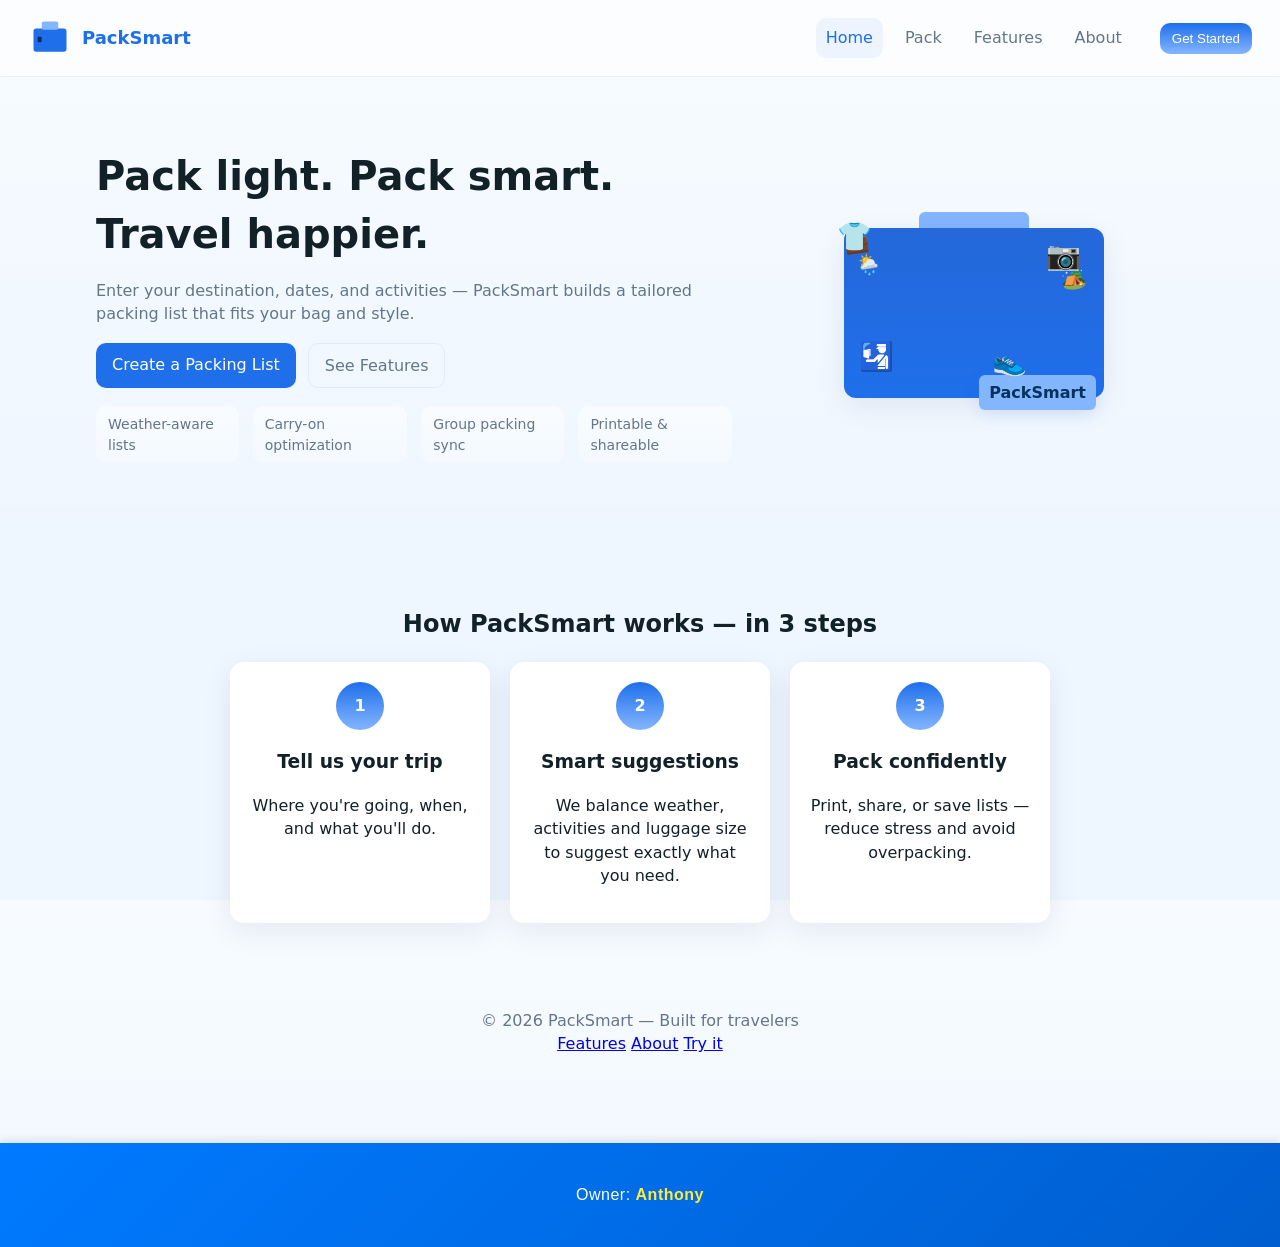
<file: index.html>
<!doctype html>
<html lang="en">
<head>
  <meta charset="utf-8" />
  <meta name="viewport" content="width=device-width,initial-scale=1"/>
  <title>PackSmart — Pack Perfectly Every Trip</title>
  <link rel="stylesheet" href="styles.css" />
  <script src="global.js" defer></script>
</head>
<body class="page-home">
  <header class="site-header">
    <a class="logo" href="index.html" aria-label="PackSmart home">
      <!-- simple suitcase svg logo -->
      <svg viewBox="0 0 64 64" width="44" height="44" aria-hidden="true">
        <rect x="8" y="18" width="48" height="34" rx="4" fill="#1f6feb"></rect>
        <rect x="20" y="8" width="24" height="12" rx="3" fill="#84b6ff"></rect>
        <rect x="14" y="30" width="6" height="8" rx="1.5" fill="#062b5a"></rect>
      </svg>
      <span>PackSmart</span>
    </a>

    <nav class="nav">
      <a href="index.html" class="nav-link current">Home</a>
      <a href="pack.html" class="nav-link">Pack</a>
      <a href="features.html" class="nav-link">Features</a>
      <a href="about.html" class="nav-link">About</a>
    </nav>

    <button class="cta" onclick="location.href='pack.html'">Get Started</button>
    <button class="burger" aria-label="Open menu" aria-expanded="false">
      <span></span><span></span><span></span>
    </button>
  </header>

  <main class="hero">
    <div class="hero-left">
      <h1 class="hero-title">Pack light. Pack smart. Travel happier.</h1>
      <p class="hero-sub">Enter your destination, dates, and activities — PackSmart builds a tailored packing list that fits your bag and style.</p>
      <div class="hero-actions">
        <a class="btn btn-primary" href="pack.html">Create a Packing List</a>
        <a class="btn btn-ghost" href="features.html">See Features</a>
      </div>

      <ul class="quick-features">
        <li>Weather-aware lists</li>
        <li>Carry-on optimization</li>
        <li>Group packing sync</li>
        <li>Printable & shareable</li>
      </ul>
    </div>

    <div class="hero-right">
      <!-- animated interactive suitcase -->
      <div class="suitcase-wrap">
        <div class="suitcase">
          <div class="suitcase-handle"></div>
          <div class="suitcase-body">
            <div class="tag">PackSmart</div>
            <div class="suitcase-sticker sticker-1">🌦️</div>
            <div class="suitcase-sticker sticker-2">🏕️</div>
            <div class="suitcase-sticker sticker-3">💼</div>
          </div>
        </div>

        <div class="floating-items">
          <div class="item shirt">👕</div>
          <div class="item camera">📷</div>
          <div class="item shoes">👟</div>
          <div class="item passport">🛂</div>
        </div>
      </div>
    </div>
  </main>

  <section class="how-it-works">
    <h2>How PackSmart works — in 3 steps</h2>
    <div class="steps">
      <div class="step">
        <div class="step-icon">1</div>
        <h3>Tell us your trip</h3>
        <p>Where you're going, when, and what you'll do.</p>
      </div>
      <div class="step">
        <div class="step-icon">2</div>
        <h3>Smart suggestions</h3>
        <p>We balance weather, activities and luggage size to suggest exactly what you need.</p>
      </div>
      <div class="step">
        <div class="step-icon">3</div>
        <h3>Pack confidently</h3>
        <p>Print, share, or save lists — reduce stress and avoid overpacking.</p>
      </div>
    </div>
  </section>

  <footer class="site-footer">
    <div>© <span id="year"></span> PackSmart — Built for travelers</div>
    <nav class="footer-nav">
      <a href="features.html">Features</a>
      <a href="about.html">About</a>
      <a href="pack.html">Try it</a>
    </nav>
  </footer>

  <script>
    // small inline script for year & header animation
    document.getElementById('year').textContent = new Date().getFullYear();
    // animate hero floating items on load
    window.addEventListener('load', () => {
      document.querySelector('.suitcase').classList.add('enter');
      document.querySelector('.floating-items').classList.add('float-in');
    });
  </script>
  <!-- Footer -->
<footer class="footer">
  <p>Owner: <strong>Anthony</strong></p>
</footer>

</body>
</html>
</file>
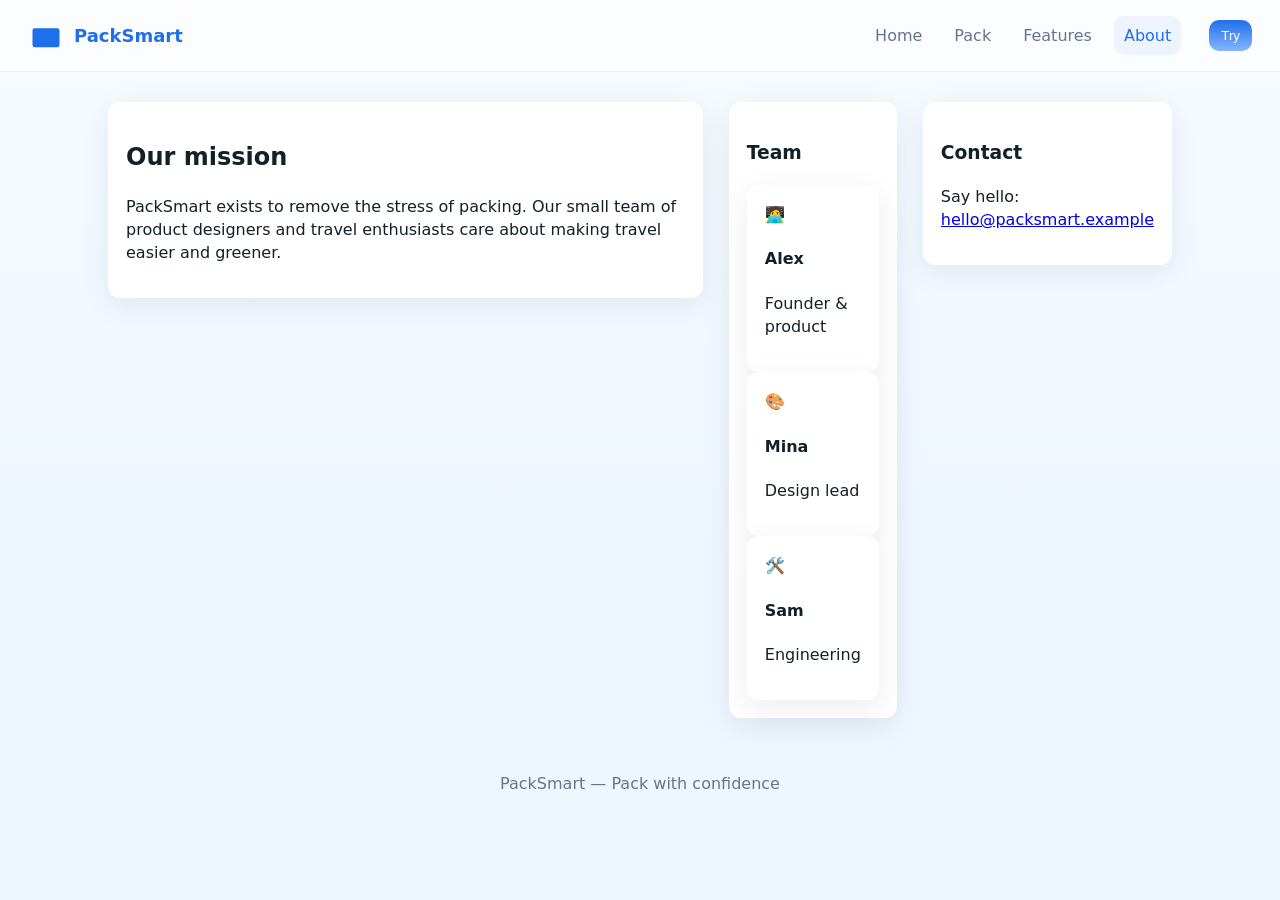
<file: about.html>
<!doctype html>
<html lang="en">
<head>
  <meta charset="utf-8" />
  <meta name="viewport" content="width=device-width,initial-scale=1"/>
  <title>About PackSmart</title>
  <link rel="stylesheet" href="styles.css" />
  <script src="global.js" defer></script>
</head>
<body class="page-about">
  <header class="site-header">
    <a class="logo" href="index.html"><svg viewBox="0 0 64 64" width="36" height="36"><rect x="8" y="18" width="48" height="34" rx="4" fill="#1f6feb"></rect></svg><span>PackSmart</span></a>
    <nav class="nav">
      <a href="index.html" class="nav-link">Home</a>
      <a href="pack.html" class="nav-link">Pack</a>
      <a href="features.html" class="nav-link">Features</a>
      <a href="about.html" class="nav-link current">About</a>
    </nav>
    <button class="cta" onclick="location.href='pack.html'">Try</button>
    <button class="burger" aria-label="Open menu" aria-expanded="false"><span></span><span></span><span></span></button>
  </header>

  <main class="container about">
    <section class="card">
      <h2>Our mission</h2>
      <p>PackSmart exists to remove the stress of packing. Our small team of product designers and travel enthusiasts care about making travel easier and greener.</p>
    </section>

    <section class="card team">
      <h3>Team</h3>
      <div class="team-grid">
        <div class="member card">
          <div class="avatar">🧑‍💻</div>
          <h4>Alex</h4>
          <p>Founder & product</p>
        </div>
        <div class="member card">
          <div class="avatar">🎨</div>
          <h4>Mina</h4>
          <p>Design lead</p>
        </div>
        <div class="member card">
          <div class="avatar">🛠️</div>
          <h4>Sam</h4>
          <p>Engineering</p>
        </div>
      </div>
    </section>

    <section class="card">
      <h3>Contact</h3>
      <p>Say hello: <a href="mailto:hello@packsmart.example">hello@packsmart.example</a></p>
    </section>
  </main>

  <footer class="site-footer">
    <div>PackSmart — Pack with confidence</div>
  </footer>
</body>
</html>
</file>
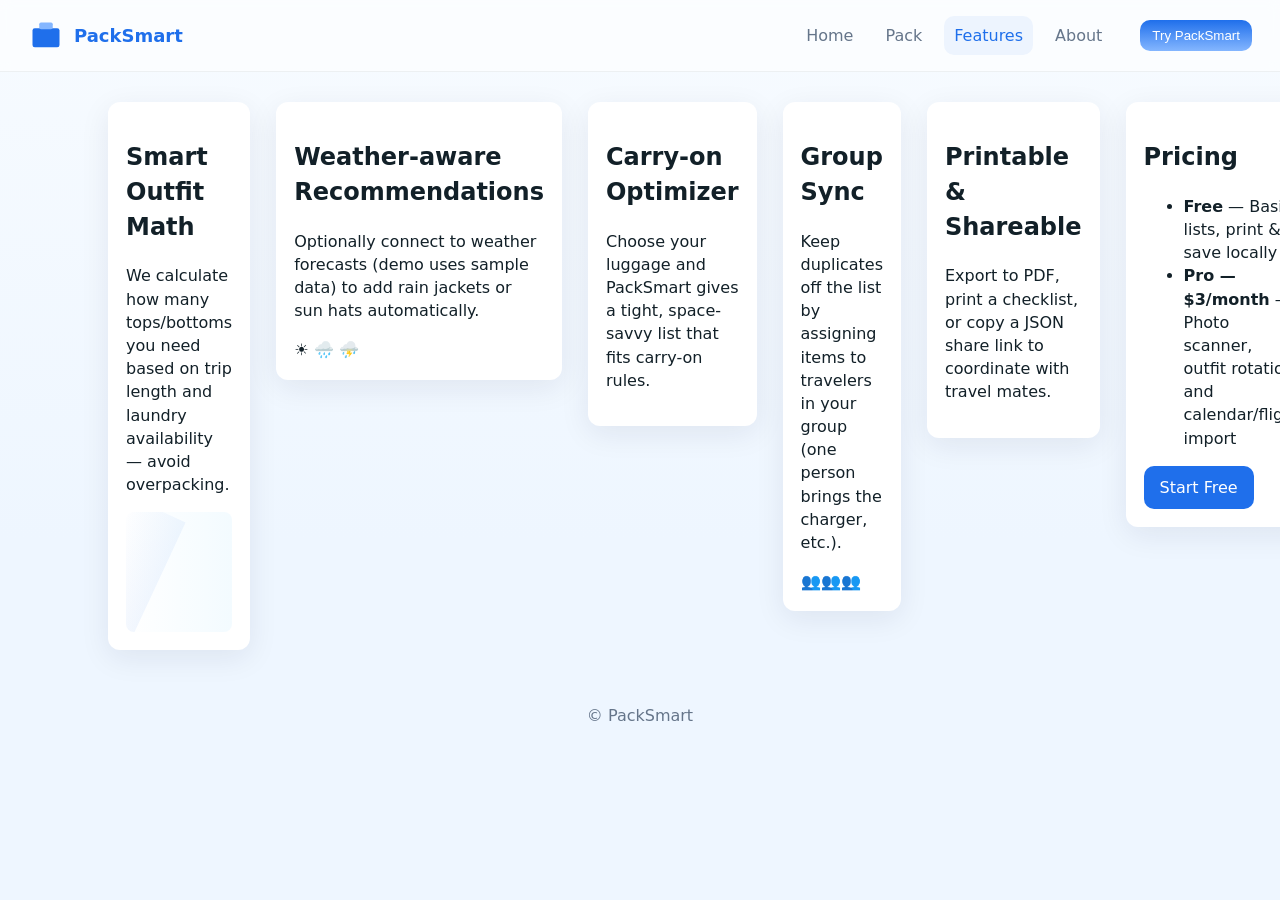
<file: features.html>
<!doctype html>
<html lang="en">
<head>
  <meta charset="utf-8" />
  <meta name="viewport" content="width=device-width,initial-scale=1"/>
  <title>PackSmart — Features</title>
  <link rel="stylesheet" href="styles.css" />
  <script src="global.js" defer></script>
</head>
<body class="page-features">
  <header class="site-header">
    <a class="logo" href="index.html">
      <svg viewBox="0 0 64 64" width="36" height="36" aria-hidden="true">
        <rect x="8" y="18" width="48" height="34" rx="4" fill="#1f6feb"></rect>
        <rect x="20" y="8" width="24" height="12" rx="3" fill="#84b6ff"></rect>
      </svg>
      <span>PackSmart</span>
    </a>

    <nav class="nav">
      <a href="index.html" class="nav-link">Home</a>
      <a href="pack.html" class="nav-link">Pack</a>
      <a href="features.html" class="nav-link current">Features</a>
      <a href="about.html" class="nav-link">About</a>
    </nav>

    <button class="cta" onclick="location.href='pack.html'">Try PackSmart</button>
    <button class="burger" aria-label="Open menu" aria-expanded="false">
      <span></span><span></span><span></span>
    </button>
  </header>

  <main class="container features-grid">
    <section class="card feature">
      <h2>Smart Outfit Math</h2>
      <p>We calculate how many tops/bottoms you need based on trip length and laundry availability — avoid overpacking.</p>
      <div class="feature-visual">
        <div class="animated-closet"></div>
      </div>
    </section>

    <section class="card feature">
      <h2>Weather-aware Recommendations</h2>
      <p>Optionally connect to weather forecasts (demo uses sample data) to add rain jackets or sun hats automatically.</p>
      <div class="feature-visual">
        <div class="weather-pulse">☀️ 🌧️ ⛈️</div>
      </div>
    </section>

    <section class="card feature">
      <h2>Carry-on Optimizer</h2>
      <p>Choose your luggage and PackSmart gives a tight, space-savvy list that fits carry-on rules.</p>
      <div class="feature-visual">
        <div class="luggage-stack"></div>
      </div>
    </section>

    <section class="card feature">
      <h2>Group Sync</h2>
      <p>Keep duplicates off the list by assigning items to travelers in your group (one person brings the charger, etc.).</p>
      <div class="feature-visual">
        <div class="group-icons">👥👥👥</div>
      </div>
    </section>

    <section class="card feature">
      <h2>Printable & Shareable</h2>
      <p>Export to PDF, print a checklist, or copy a JSON share link to coordinate with travel mates.</p>
    </section>

    <section class="card pricing">
      <h2>Pricing</h2>
      <ul>
        <li><strong>Free</strong> — Basic lists, print & save locally</li>
        <li><strong>Pro — $3/month</strong> — Photo scanner, outfit rotation, and calendar/flight import</li>
      </ul>
      <a class="btn btn-primary" href="pack.html">Start Free</a>
    </section>
  </main>

  <footer class="site-footer">
    <div>© PackSmart</div>
  </footer>
</body>
</html>
</file>
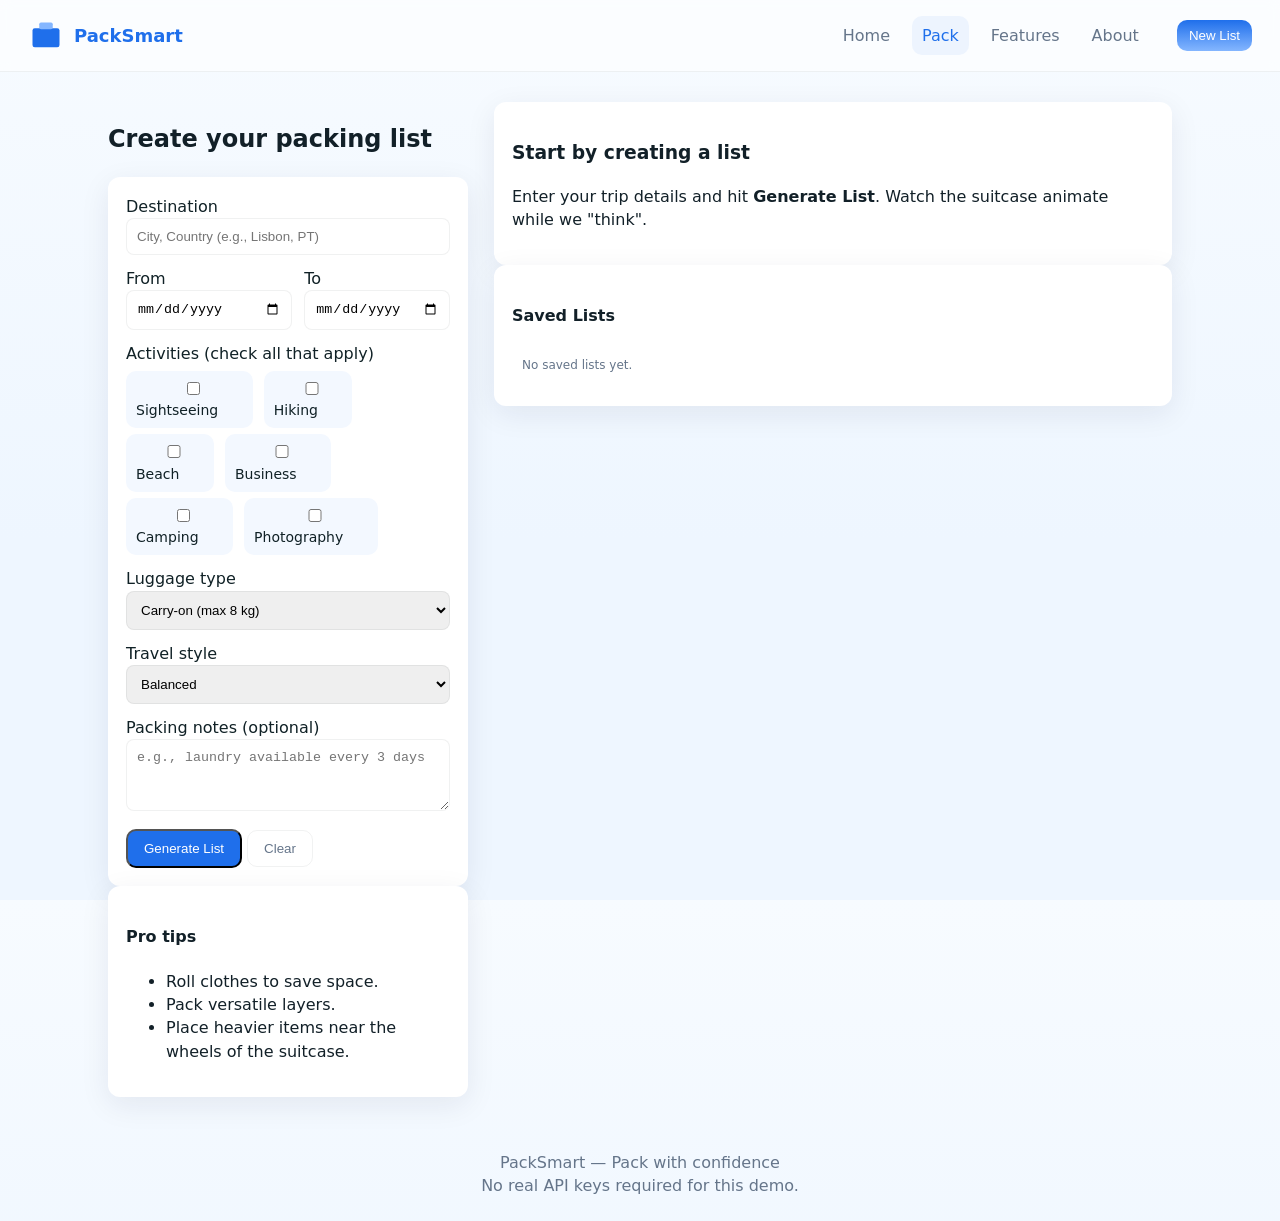
<file: pack.html>
<!doctype html>
<html lang="en">
<head>
  <meta charset="utf-8" />
  <meta name="viewport" content="width=device-width,initial-scale=1"/>
  <title>PackSmart — Create a Packing List</title>
  <link rel="stylesheet" href="styles.css" />
  <script src="global.js" defer></script>
</head>
<body class="page-pack">
  <header class="site-header">
    <a class="logo" href="index.html">
      <svg viewBox="0 0 64 64" width="36" height="36" aria-hidden="true">
        <rect x="8" y="18" width="48" height="34" rx="4" fill="#1f6feb"></rect>
        <rect x="20" y="8" width="24" height="12" rx="3" fill="#84b6ff"></rect>
      </svg>
      <span>PackSmart</span>
    </a>

    <nav class="nav">
      <a href="index.html" class="nav-link">Home</a>
      <a href="pack.html" class="nav-link current">Pack</a>
      <a href="features.html" class="nav-link">Features</a>
      <a href="about.html" class="nav-link">About</a>
    </nav>

    <button class="cta" onclick="location.href='pack.html'">New List</button>
    <button class="burger" aria-label="Open menu" aria-expanded="false">
      <span></span><span></span><span></span>
    </button>
  </header>

  <main class="pack-main container">
    <aside class="pack-left">
      <h2>Create your packing list</h2>

      <form id="pack-form" class="card">
        <label>
          Destination
          <input id="destination" name="destination" placeholder="City, Country (e.g., Lisbon, PT)" required />
        </label>

        <div class="row">
          <label>
            From
            <input id="date-from" type="date" required />
          </label>
          <label>
            To
            <input id="date-to" type="date" required />
          </label>
        </div>

        <label>
          Activities (check all that apply)
          <div class="chips">
            <label><input type="checkbox" value="sightseeing" /> Sightseeing</label>
            <label><input type="checkbox" value="hiking" /> Hiking</label>
            <label><input type="checkbox" value="beach" /> Beach</label>
            <label><input type="checkbox" value="business" /> Business</label>
            <label><input type="checkbox" value="camping" /> Camping</label>
            <label><input type="checkbox" value="photography" /> Photography</label>
          </div>
        </label>

        <label>
          Luggage type
          <select id="luggage">
            <option value="carry-on">Carry-on (max 8 kg)</option>
            <option value="checked">Checked bag (20–23 kg)</option>
            <option value="backpack">Backpack (flexible)</option>
          </select>
        </label>

        <label>
          Travel style
          <select id="style">
            <option value="minimal">Minimalist</option>
            <option value="balanced" selected>Balanced</option>
            <option value="comfy">Comfort-first</option>
          </select>
        </label>

        <label>
          Packing notes (optional)
          <textarea id="notes" placeholder="e.g., laundry available every 3 days"></textarea>
        </label>

        <div class="form-actions">
          <button id="generate" class="btn btn-primary" type="button">Generate List</button>
          <button id="clear" class="btn btn-ghost" type="reset">Clear</button>
        </div>
      </form>

      <div class="tips card">
        <h4>Pro tips</h4>
        <ul>
          <li>Roll clothes to save space.</li>
          <li>Pack versatile layers.</li>
          <li>Place heavier items near the wheels of the suitcase.</li>
        </ul>
      </div>
    </aside>

    <section class="pack-right">
      <div id="result-area" class="card result hidden">
        <header class="result-header">
          <h3 id="list-title">Your Packing List</h3>
          <div class="result-actions">
            <button id="save-list" class="btn">Save</button>
            <button id="print-list" class="btn">Print</button>
            <button id="copy-json" class="btn">Copy share link</button>
          </div>
        </header>

        <div id="list-meta" class="meta"></div>

        <ul id="packing-list" class="packing-list"></ul>

        <div id="estimates" class="estimates">
          <div><strong>Estimated Items:</strong> <span id="est-count"></span></div>
          <div><strong>Estimated Weight:</strong> <span id="est-weight"></span></div>
        </div>
      </div>

      <div id="empty-state" class="card empty-state">
        <h3>Start by creating a list</h3>
        <p>Enter your trip details and hit <strong>Generate List</strong>. Watch the suitcase animate while we "think".</p>
        <div class="suitcase-small">
          <div class="suitcase-body small"></div>
        </div>
      </div>

      <div class="saved card">
        <h4>Saved Lists</h4>
        <ul id="saved-lists"></ul>
      </div>
    </section>
  </main>

  <footer class="site-footer">
    <div>PackSmart — Pack with confidence</div>
    <div class="footer-small">No real API keys required for this demo.</div>
  </footer>

  <script src="app.js" defer></script>
</body>
</html>
</file>
<file: styles.css>
/* PackSmart — styles.css
   Modern, responsive layout with many animations.
   Keep this file alongside the HTML files.
   NOTE: uses CSS variables for easy theming.
*/

:root{
  --bg:#f7fbff;
  --card:#ffffff;
  --muted:#65758a;
  --accent:#1f6feb;
  --accent-2:#84b6ff;
  --glass: rgba(255,255,255,0.6);
  --radius: 12px;
  --shadow: 0 8px 30px rgba(20,30,60,0.08);
  --glass-border: 1px solid rgba(255,255,255,0.55);
  font-family: Inter, ui-sans-serif, system-ui, -apple-system, "Segoe UI", Roboto, "Helvetica Neue", Arial;
}

*{box-sizing:border-box}
html,body{height:100%}
body{
  margin:0;
  background: linear-gradient(180deg,var(--bg), #eef6ff 60%);
  color:#122028;
  -webkit-font-smoothing:antialiased;
  -moz-osx-font-smoothing:grayscale;
  line-height:1.45;
}

/* header */
.site-header{
  display:flex;
  align-items:center;
  gap:18px;
  padding:16px 28px;
  position:sticky;
  top:0;
  backdrop-filter: blur(6px) saturate(120%);
  background: rgba(255,255,255,0.55);
  border-bottom: 1px solid rgba(18,32,40,0.06);
  z-index:40;
}
.logo{
  display:flex;
  align-items:center;
  gap:10px;
  text-decoration:none;
  color:var(--accent);
  font-weight:700;
  font-size:18px;
}
.nav{display:flex;gap:12px; margin-left:auto}
.nav-link{color:var(--muted); text-decoration:none; padding:8px 10px; border-radius:10px;}
.nav-link.current, .nav-link:hover{color:var(--accent); background:rgba(31,111,235,0.06)}
.cta{margin-left:10px; background:linear-gradient(180deg,var(--accent),var(--accent-2)); border:none; color:white; padding:8px 12px; border-radius:10px; cursor:pointer}
.burger{display:none; border:none; background:none; margin-left:8px; cursor:pointer}
.burger span{display:block; width:20px; height:2px; background:var(--muted); margin:4px 0; border-radius:2px}

/* hero */
.hero{
  display:grid;
  grid-template-columns: 1fr 420px;
  gap:32px;
  align-items:center;
  padding:56px 56px 32px;
  max-width:1200px;
  margin:0 auto;
}
.hero-left .hero-title{font-size:40px; margin:0 0 12px}
.hero-sub{color:var(--muted); margin-bottom:18px}
.hero-actions{display:flex; gap:12px; margin-bottom:18px}
.btn{display:inline-block; padding:10px 16px; border-radius:10px; text-decoration:none}
.btn-primary{background:var(--accent); color:#fff}
.btn-ghost{background:transparent; border:1px solid rgba(18,32,40,0.06); color:var(--muted)}

/* suitcase animation */
.suitcase-wrap{position:relative; width:100%; height:360px; display:flex; align-items:center; justify-content:center}
.suitcase{width:260px; height:170px; border-radius:12px; transform-origin:center; transition:transform 0.8s cubic-bezier(.2,.9,.2,1)}
.suitcase.enter{animation:popIn 900ms cubic-bezier(.2,.9,.2,1) both}
@keyframes popIn { from { transform: translateY(20px) scale(.96); opacity:0 } to { transform: translateY(0) scale(1); opacity:1 } }
.suitcase-body{position:relative; width:100%; height:100%; background:linear-gradient(180deg,#2468d9 0%, #1f6feb 100%); border-radius:12px; box-shadow:var(--shadow); display:flex}
.suitcase-handle{position:absolute; top:-16px; left:50%; transform:translateX(-50%); width:110px; height:20px; background:#84b6ff; border-radius:6px 6px 3px 3px;}

.suitcase-sticker{position:absolute; font-size:20px; transform:rotate(-8deg); animation:sticker-bob 5s ease-in-out infinite}
@keyframes sticker-bob { 0%,100%{ transform:translateY(0) rotate(-8deg)} 50%{ transform:translateY(-6px) rotate(-6deg)} }
.sticker-1{left:12px; top:22px}
.sticker-2{right:18px; top:36px}
.tag{position:absolute; right:8px; bottom:-12px; background:var(--accent-2); color:#06325b; padding:6px 10px; border-radius:6px; font-weight:600; box-shadow:0 6px 18px rgba(31,111,235,0.12)}

.floating-items{position:absolute; width:360px; height:240px; pointer-events:none}
.item{position:absolute; font-size:28px; opacity:0; transform:translateY(20px) rotate(-8deg)}
.float-in .item{animation:floatIn 1100ms cubic-bezier(.2,.9,.2,1) forwards}
@keyframes floatIn { to { opacity:1; transform:translateY(0) rotate(0) } }
.item.shirt{left:12%; top:10%; animation-delay:200ms}
.item.camera{left:70%; top:18%; animation-delay:400ms}
.item.shoes{left:55%; top:62%; animation-delay:600ms}
.item.passport{left:18%; top:60%; animation-delay:900ms}

/* quick features */
.quick-features{display:flex; gap:14px; list-style:none; padding:0; margin-top:18px}
.quick-features li{background:linear-gradient(180deg, rgba(255,255,255,0.6), rgba(255,255,255,0.3)); border-radius:10px; padding:8px 12px; color:var(--muted); font-size:14px}

/* how it works */
.how-it-works{max-width:1000px; margin:34px auto; padding:28px; text-align:center}
.steps{display:flex; gap:20px; justify-content:center; margin-top:20px}
.step{background:var(--card); padding:20px; border-radius:14px; width:260px; box-shadow:var(--shadow); transition:transform .3s}
.step:hover{transform:translateY(-8px)}
.step-icon{width:48px; height:48px; border-radius:50%; background:linear-gradient(180deg,var(--accent),var(--accent-2)); color:white; display:flex; align-items:center; justify-content:center; font-weight:700; margin:0 auto 12px}

/* layout for pack page */
.container{max-width:1100px; margin:30px auto; padding:0 18px; display:flex; gap:26px; align-items:flex-start}
.pack-left{flex:0 0 360px}
.pack-right{flex:1}

/* cards */
.card{background:var(--card); border-radius:var(--radius); box-shadow:var(--shadow); padding:18px}
.hidden{display:none}
.row{display:flex; gap:12px}
label{display:block; margin-bottom:12px; color:#102126}
input,select,textarea{width:100%; padding:10px; border-radius:8px; border:1px solid rgba(10,20,30,0.06)}
textarea{min-height:72px; resize:vertical}
.chips label{display:inline-block; background:#f3f8ff; padding:8px 10px; margin:6px 6px 0 0; border-radius:10px; font-size:14px}

/* result list */
.result-header{display:flex; justify-content:space-between; align-items:center; gap:12px}
.result-actions .btn{margin-left:8px}
.meta{color:var(--muted); font-size:13px; margin:8px 0}
.packing-list{list-style:none; padding:0; margin:12px 0}
.packing-list li{display:flex; justify-content:space-between; padding:8px 10px; border-radius:10px; margin-bottom:8px; align-items:center; background:linear-gradient(180deg,#fff,#fbfdff)}
.packing-list li .item-left{display:flex; gap:12px; align-items:center}
.packing-list li .badge{background:#eef6ff; color:var(--accent); padding:6px 8px; border-radius:8px; font-weight:600}

/* estimates */
.estimates{display:flex; gap:14px; justify-content:flex-end; color:var(--muted); font-size:14px; margin-top:8px}

/* saved lists */
.saved ul{list-style:none; padding:0; margin:0}
.saved li{padding:8px 10px; border-radius:8px; margin:6px 0; display:flex; justify-content:space-between; align-items:center}
.saved li .btn{margin-left:10px}

/* footer */
.site-footer{margin-top:30px; padding:24px; text-align:center; color:var(--muted)}

/* responsive */
@media (max-width:980px){
  .hero{grid-template-columns:1fr; gap:18px}
  .container{flex-direction:column}
  .nav{display:none}
  .burger{display:block}
}

/* small utilities */
.small{font-size:12px; color:var(--muted)}
.center{display:flex; align-items:center; justify-content:center}

/* extra animations for visuals on features page */
.animated-closet{height:120px; background:linear-gradient(90deg,#fff,#f3fbff); border-radius:8px; position:relative; overflow:hidden}
.animated-closet::after{content:''; position:absolute; left:-40%; top:-10%; width:60%; height:160%; transform:rotate(25deg); background:linear-gradient(90deg, transparent, rgba(31,111,235,0.06)); animation:shine 3s linear infinite}
@keyframes shine{to{left:140%}}

/* print friendly */
@media print{
  .site-header, .site-footer, .nav, .cta, .burger{display:none}
  body{background:white}
  .card{box-shadow:none}
}
.footer {
  text-align: center;
  background: linear-gradient(135deg, #007aff, #005ecf);
  color: white;
  padding: 1.5rem 0;
  font-family: "Poppins", sans-serif;
  font-size: 1rem;
  letter-spacing: 0.5px;
  margin-top: 4rem;
  box-shadow: 0 -3px 8px rgba(0, 0, 0, 0.1);
  animation: fadeInUp 1s ease;
}

.footer strong {
  color: #ffeb3b;
}

@keyframes fadeInUp {
  from {
    opacity: 0;
    transform: translateY(20px);
  }
  to {
    opacity: 1;
    transform: translateY(0);
  }
}
</file>
